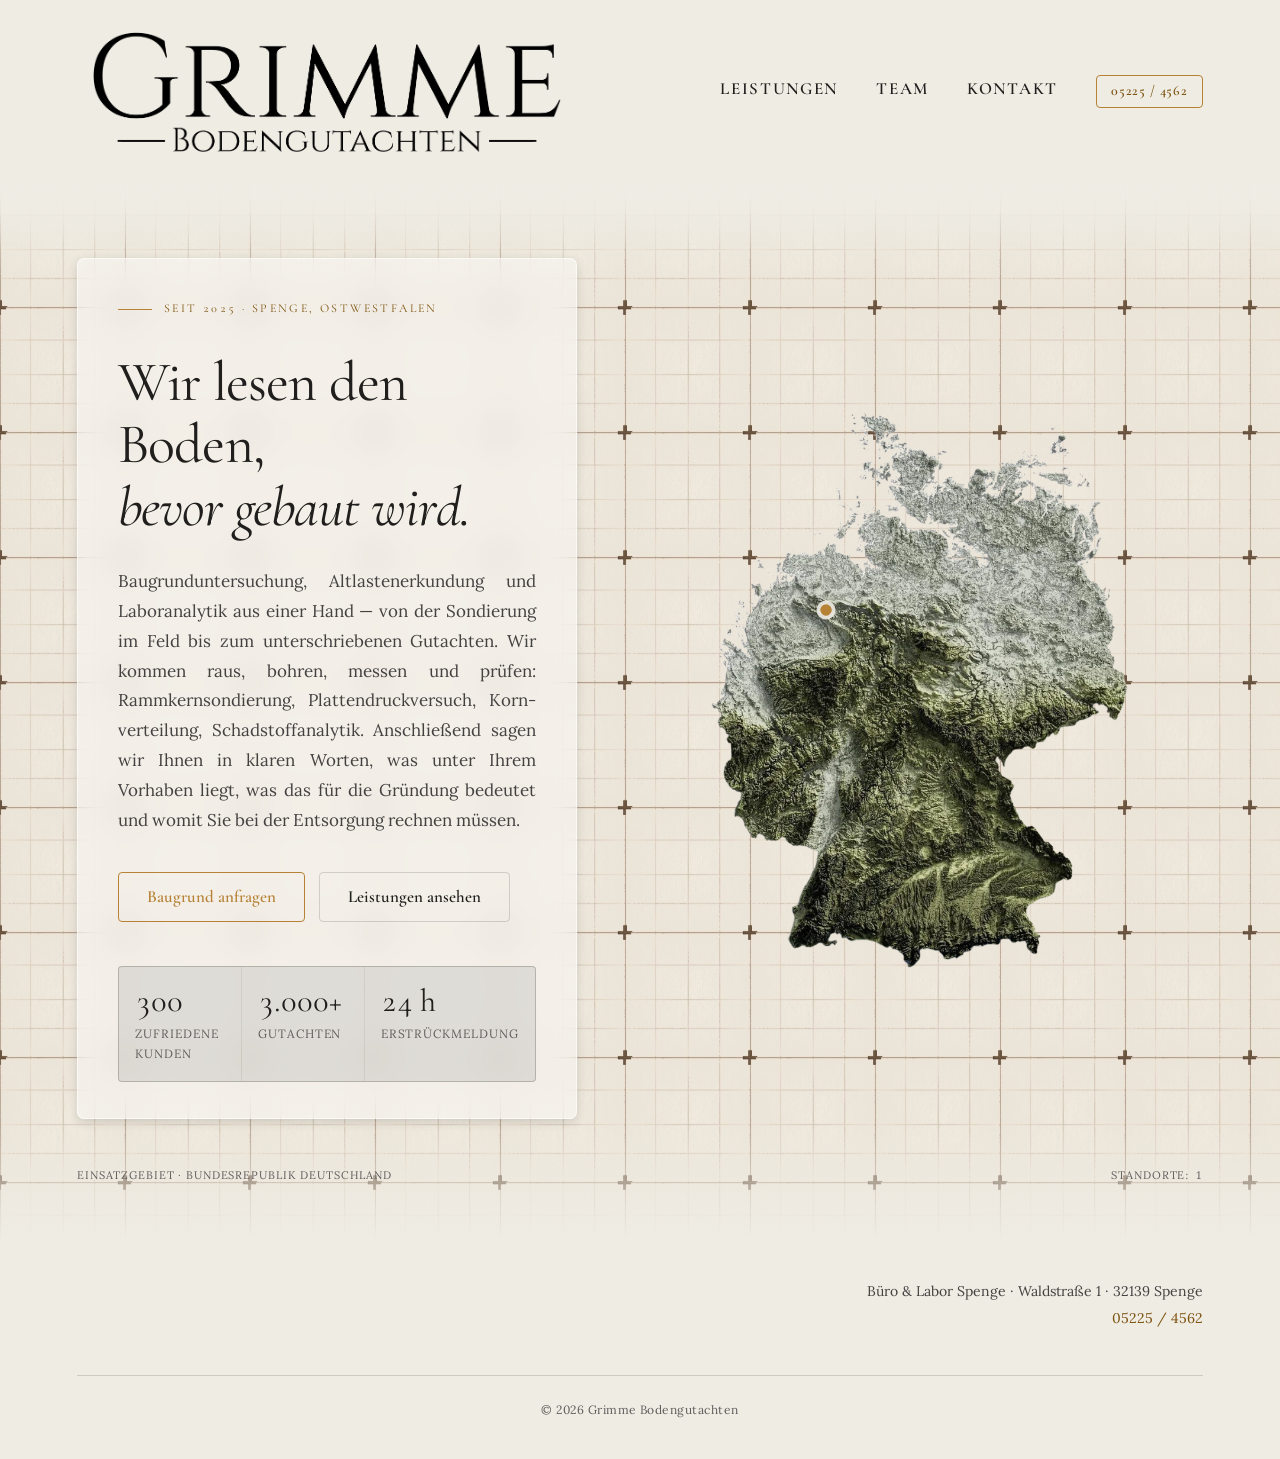
<file: index.html>
<!DOCTYPE html>
<html lang="de">
<head>
  <meta charset="UTF-8">
  <meta name="viewport" content="width=device-width, initial-scale=1.0">
  <title>Grimme Bodengutachten – Baugrunduntersuchung &amp; Altlastenerkundung in Spenge</title>
  <meta name="description" content="Baugrunduntersuchung, Altlastenerkundung und Laboranalytik aus einer Hand – seit 2025 in Spenge, Ostwestfalen. Rammkernsondierung, Plattendruckversuch, Kornverteilung, Schadstoffanalytik.">

  <link rel="icon" type="image/svg+xml" href="favicon.svg">

  <!-- Google Fonts: Cormorant Garamond (Überschriften) & Lora (Fließtext) -->
  <link rel="preconnect" href="https://fonts.googleapis.com">
  <link rel="preconnect" href="https://fonts.gstatic.com" crossorigin>
  <link href="https://fonts.googleapis.com/css2?family=Cormorant+Garamond:ital,wght@0,400;0,500;0,600;1,400&family=Lora:wght@400;500&display=swap" rel="stylesheet">

  <link rel="stylesheet" href="css/style.css">
</head>
<body>

  <header class="site-header">
    <div class="container header-inner">
      <a href="#" class="logo-link" aria-label="Grimme Bodengutachten – Startseite">
        <img src="Media/logo.png" alt="Grimme Bodengutachten" class="logo-img" width="215" height="63">
      </a>

      <button class="nav-toggle" type="button" aria-label="Menü öffnen" aria-expanded="false" aria-controls="primary-nav">
        <span></span><span></span><span></span>
      </button>

      <nav class="primary-nav" id="primary-nav">
        <a href="#leistungen" class="nav-link">Leistungen</a>
        <a href="#team" class="nav-link">Team</a>
        <a href="#kontakt" class="nav-link">Kontakt</a>
        <a href="tel:052254562" class="btn btn-phone">05225 / 4562</a>
      </nav>
    </div>
  </header>

  <main>
    <section class="hero" id="hero">
      <div class="container hero-grid">

        <div class="hero-content">
          <p class="eyebrow gr-rise" style="animation-delay:80ms">
            <span class="eyebrow-rule" aria-hidden="true"></span>
            Seit 2025 · Spenge, Ostwestfalen
          </p>

          <h1 class="gr-rise" style="animation-delay:140ms">
            Wir lesen den Boden,<br><em>bevor gebaut wird.</em>
          </h1>

          <p class="hero-text gr-rise" style="animation-delay:200ms">
            Baugrunduntersuchung, Altlastenerkundung und Laboranalytik aus einer Hand — von der
            Sondierung im Feld bis zum unterschriebenen Gutachten. Wir kommen raus, bohren, messen
            und prüfen: Rammkernsondierung, Plattendruckversuch, Korn­verteilung, Schadstoffanalytik.
            Anschließend sagen wir Ihnen in klaren Worten, was unter Ihrem Vorhaben liegt, was das
            für die Gründung bedeutet und womit Sie bei der Entsorgung rechnen müssen.
          </p>

          <div class="hero-actions">
            <a href="#kontakt" class="btn btn-primary">Baugrund anfragen</a>
            <a href="#leistungen" class="btn btn-secondary">Leistungen ansehen</a>
          </div>

          <div class="stat-grid gr-rise" style="animation-delay:260ms">
            <div class="stat">
              <div class="stat-value">300</div>
              <div class="stat-label">Zufriedene Kunden</div>
            </div>
            <div class="stat">
              <div class="stat-value">3.000+</div>
              <div class="stat-label">Gutachten</div>
            </div>
            <div class="stat">
              <div class="stat-value">24&nbsp;h</div>
              <div class="stat-label">Erstrückmeldung</div>
            </div>
          </div>
        </div>

        <div class="hero-map gr-fade" style="animation-delay:220ms">
          <img src="Media/deutschlandkarte.webp" alt="Topografische Karte Deutschlands – Einsatzgebiet von Grimme Bodengutachten" class="map-image">

          <div class="map-pin-wrap">
            <button type="button" class="map-pin" aria-describedby="pin-tooltip" aria-label="Standort Spenge anzeigen">
              <span class="pin-dot" aria-hidden="true"></span>
              <span class="pin-halo" aria-hidden="true"></span>
            </button>
            <div class="map-tooltip" id="pin-tooltip" role="tooltip">
              <div class="tooltip-label">Büro &amp; Labor</div>
              <div class="tooltip-city">Spenge</div>
              <div class="tooltip-address">Waldstraße 1 · 32139, Spenge</div>
            </div>
          </div>
        </div>
      </div>

      <div class="container hero-meta">
        <span>Einsatzgebiet · Bundesrepublik Deutschland</span>
        <span>Standorte: 1</span>
      </div>
    </section>

    <!--
      Hinweis: Die Abschnitte "Leistungen", "Team" und "Kontakt" sind als
      Navigationsziele bereits verlinkt, aber inhaltlich noch nicht ausgebaut
      (im Originalentwurf gab es nur die Startansicht oben). Hier folgen die
      nächsten Sektionen, sobald Inhalte dafür vorliegen.
    -->
  </main>

  <footer class="site-footer">
    <div class="container footer-inner">
      <div class="footer-brand">
        <img src="Media/logo.png" alt="Grimme Bodengutachten" class="footer-logo">
      </div>
      <div class="footer-contact">
        <p>Büro &amp; Labor Spenge · Waldstraße 1 · 32139 Spenge</p>
        <p><a href="tel:052254562">05225 / 4562</a></p>
      </div>
      <p class="footer-copy">&copy; <span id="year">2026</span> Grimme Bodengutachten</p>
    </div>
  </footer>

  <script src="js/main.js"></script>
</body>
</html>
</file>
<file: css/style.css>
/* ==========================================================================
   Grimme Bodengutachten — Stylesheet
   Design-Tokens übernommen aus dem ursprünglichen Entwurf (grimme-landing.html)
   ========================================================================== */

:root {
  /* Farben */
  --color-text: #201f1d;
  --color-accent: #b68235;
  --color-accent-700: #7d5411;
  --color-accent-800: #5a3b0a;
  --color-divider: rgba(32, 31, 29, 0.16);
  --color-surface: #eae9e9;
  --color-canvas: #efece4;
  --color-neutral-700: #605d5d;
  --color-neutral-800: #444141;

  /* Typografie */
  --font-heading: "Cormorant Garamond", Georgia, serif;
  --font-heading-weight: 600;
  --font-body: "Lora", Georgia, serif;

  /* Abstände */
  --space-1: 4px;
  --space-2: 9px;
  --space-3: 14px;
  --space-4: 18px;
  --space-6: 28px;
  --space-8: 37px;

  /* Radien & Schatten */
  --radius-sm: 2px;
  --radius-md: 4px;
  --radius-lg: 7px;
  --shadow-md: 0 3px 10px rgba(45, 43, 43, 0.16);
  --shadow-lg: 0 12px 32px rgba(45, 43, 43, 0.22);

  --container-width: 1190px;
  --text-block-width: 500px;
}

/* ---------------------------------- Reset -------------------------------- */
*, *::before, *::after { box-sizing: border-box; }
html { -webkit-text-size-adjust: 100%; }
body {
  margin: 0;
  background: var(--color-canvas);
  color: var(--color-text);
  font-family: var(--font-body);
  font-size: 16px;
  line-height: 1.6;
}
img { max-width: 100%; display: block; }
h1, h2, h3, h4 {
  font-family: var(--font-heading);
  font-weight: var(--font-heading-weight);
  line-height: 1.12;
  letter-spacing: -0.015em;
  margin: 0 0 var(--space-2);
}
p { margin: 0 0 var(--space-3); }
a { color: var(--color-accent-700); text-decoration: none; }
a:hover { color: var(--color-accent-800); }
:focus-visible { outline: 2px solid var(--color-accent); outline-offset: 2px; }
::selection { background: rgba(182, 130, 53, 0.3); }

.container {
  width: 100%;
  max-width: var(--container-width);
  margin: 0 auto;
  padding: 0 32px;
}

@media (prefers-reduced-motion: reduce) {
  *, *::before, *::after {
    animation-duration: 1ms !important;
    animation-delay: 0ms !important;
    transition-duration: 1ms !important;
  }
}

/* ---------------------------------- Buttons ------------------------------ */
.btn {
  display: inline-flex;
  align-items: center;
  justify-content: center;
  gap: 6px;
  cursor: pointer;
  text-decoration: none;
  font-family: var(--font-heading);
  font-weight: var(--font-heading-weight);
  font-size: 17px;
  line-height: 1.2;
  color: var(--color-text);
  background: transparent;
  border: 1px solid transparent;
  padding: var(--space-3) var(--space-6);
  border-radius: var(--radius-md);
  transition: background-color 160ms cubic-bezier(0.23, 1, 0.32, 1),
              transform 160ms cubic-bezier(0.23, 1, 0.32, 1);
}
.btn:active { transform: scale(0.97); }

.btn-primary { color: var(--color-accent); border-color: var(--color-accent); }
.btn-primary:hover { background: rgba(182, 130, 53, 0.12); color: var(--color-accent); }

.btn-secondary { border-color: var(--color-divider); }
.btn-secondary:hover { background: rgba(32, 31, 29, 0.07); }

.btn-phone {
  font-size: 14px;
  letter-spacing: 0.06em;
  color: var(--color-accent-700);
  border: 1px solid var(--color-accent);
  border-radius: var(--radius-md);
  padding: 7px 14px;
  white-space: nowrap;
}
.btn-phone:hover { background: rgba(182, 130, 53, 0.12); }

/* ---------------------------------- Header ------------------------------- */
.site-header {
  position: sticky;
  top: 0;
  z-index: 20;
  background: var(--color-canvas);
}
.site-header::after {
  content: "";
  position: absolute;
  top: 100%;
  left: 0;
  right: 0;
  height: 64px;
  background: linear-gradient(to bottom, rgba(239, 236, 228, 1) 0%, rgba(239, 236, 228, 0) 100%);
  pointer-events: none;
}
.header-inner {
  display: flex;
  align-items: center;
  justify-content: space-between;
  gap: var(--space-4);
  padding-top: 18px;
  padding-bottom: 18px;
  transition: padding 260ms cubic-bezier(0.23, 1, 0.32, 1);
}
.logo-link { display: block; flex-shrink: 1; min-width: 0; }
.logo-img {
  /* min() statt separatem max-width: die Transition muss das tatsächlich
     sichtbare Breiten-Ziel kennen. Mit einem ungekappten Ziel (500px) rast
     die Easing-Kurve beim Scrollen nach oben weit über den sichtbaren
     Bereich hinaus und wirkt dadurch abgehackt statt smooth. */
  width: min(var(--text-block-width), 100%);
  height: auto;
  mix-blend-mode: multiply;
  transition: width 250ms cubic-bezier(0.23, 1, 0.32, 1);
}

/* Kompakter Zustand beim Scrollen: der Header bleibt sticky oben, nimmt
   dann aber deutlich weniger von der Bildschirmhöhe ein. */
.site-header.is-scrolled .header-inner {
  padding-top: 10px;
  padding-bottom: 10px;
}
.site-header.is-scrolled .logo-img {
  width: 210px;
}

.primary-nav {
  display: flex;
  align-items: center;
  gap: 38px;
  flex-shrink: 0; /* nie umbrechen/quetschen – stattdessen schrumpft das Logo */
}
.nav-link {
  color: var(--color-text);
  font-family: var(--font-heading);
  font-weight: 600;
  font-size: 17px;
  letter-spacing: 0.1em;
  text-transform: uppercase;
  padding-bottom: 4px;
  border-bottom: 1px solid transparent;
  white-space: nowrap;
  transition: border-color 160ms ease, color 160ms ease;
}
.nav-link:hover {
  color: var(--color-accent-700);
  border-bottom-color: var(--color-accent);
}

.nav-toggle {
  display: none;
  flex-direction: column;
  justify-content: center;
  gap: 5px;
  width: 40px;
  height: 40px;
  padding: 0;
  border: 1px solid var(--color-divider);
  border-radius: var(--radius-md);
  background: transparent;
  cursor: pointer;
}
.nav-toggle span {
  display: block;
  width: 20px;
  height: 1px;
  margin: 0 auto;
  background: var(--color-text);
  transition: transform 160ms ease, opacity 160ms ease;
}
.nav-toggle[aria-expanded="true"] span:nth-child(1) { transform: translateY(6px) rotate(45deg); }
.nav-toggle[aria-expanded="true"] span:nth-child(2) { opacity: 0; }
.nav-toggle[aria-expanded="true"] span:nth-child(3) { transform: translateY(-6px) rotate(-45deg); }

/* ---------------------------------- Hero --------------------------------- */
.hero {
  position: relative;
  padding-top: 76px;
  padding-bottom: 56px;
  background-image:
    linear-gradient(
      to bottom,
      var(--color-canvas) 0%,
      transparent 96px,
      transparent calc(100% - 120px),
      var(--color-canvas) 100%
    ),
    url("../Media/paper-texture.png");
  background-repeat: no-repeat, repeat;
  background-size: 100% 100%, 125px auto;
  overflow: hidden;
}
.hero-grid {
  display: grid;
  grid-template-columns: minmax(0, var(--text-block-width)) 1fr;
  gap: 64px;
  align-items: start;
}

/* Milchglas-Panel hinter dem Text: hebt die Textspalte vom karierten
   Hintergrund ab und verbessert die Lesbarkeit, ohne die Textur zu verdecken. */
.hero-content {
  background: rgba(255, 255, 255, 0.42);
  backdrop-filter: blur(16px);
  -webkit-backdrop-filter: blur(16px);
  border: 1px solid rgba(255, 255, 255, 0.6);
  border-radius: var(--radius-lg);
  padding: 40px 40px 36px;
  box-shadow: var(--shadow-md);
}

.eyebrow {
  display: flex;
  align-items: center;
  gap: 12px;
  margin-bottom: 32px;
  font-family: var(--font-heading);
  font-size: 12px;
  letter-spacing: 0.2em;
  text-transform: uppercase;
  color: var(--color-accent-700);
  font-feature-settings: "tnum";
}
.eyebrow-rule { width: 34px; height: 1px; background: var(--color-accent); }

.hero-content h1 {
  font-weight: 400;
  font-size: 56px;
  margin-bottom: 28px;
}
.hero-content h1 em { font-weight: 400; font-style: italic; }

.hero-text {
  max-width: var(--text-block-width);
  text-align: justify;
  hyphens: auto;
  font-size: 17px;
  line-height: 1.76;
  color: var(--color-neutral-800);
  margin-bottom: 36px;
}

.hero-actions {
  display: flex;
  flex-wrap: wrap;
  gap: var(--space-3);
  margin-bottom: 44px;
}

.stat-grid {
  display: grid;
  grid-template-columns: repeat(3, 1fr);
  max-width: var(--text-block-width);
  gap: 1px;
  background: var(--color-divider);
  border: 1px solid var(--color-divider);
  border-radius: var(--radius-md);
  overflow: hidden;
}
.stat { background: rgba(255, 255, 255, 0.28); padding: 18px 16px; }
.stat-value {
  font-family: var(--font-heading);
  font-size: 32px;
  line-height: 1;
  font-weight: 400;
  font-feature-settings: "tnum";
}
.stat-label {
  font-size: 12px;
  letter-spacing: 0.08em;
  text-transform: uppercase;
  color: var(--color-neutral-700);
  margin-top: 7px;
}

/* Karten-Visual */
.hero-map {
  position: relative;
  align-self: center;
}
.map-image { width: 100%; height: auto; }

.map-pin-wrap {
  position: absolute;
  left: 29%;
  top: 34%;
}
.map-pin {
  position: relative;
  width: 44px;
  height: 44px;
  margin: 0;
  padding: 0;
  border: 0;
  background: transparent;
  cursor: pointer;
  border-radius: 50%;
}
.pin-dot {
  position: absolute;
  left: 50%;
  top: 50%;
  width: 11px;
  height: 11px;
  border-radius: 50%;
  background: var(--color-accent);
  box-shadow: 0 0 0 4px rgba(239, 236, 228, 0.9);
  transform: translate(-50%, -50%);
  transition: transform 160ms cubic-bezier(0.23, 1, 0.32, 1);
  animation: gr-pin-pulse 2.2s ease-in-out infinite;
}
/* Deutlicheres Press-Feedback als reines :hover, das auf Touch-Geräten
   ohnehin nicht greift – Bewegung pausiert für den Moment des Antippens. */
.map-pin:hover .pin-dot,
.map-pin:focus-visible .pin-dot {
  animation-play-state: paused;
  transform: translate(-50%, -50%) scale(1.25);
}
.map-pin:active .pin-dot {
  animation-play-state: paused;
  transform: translate(-50%, -50%) scale(0.85);
}
.pin-halo {
  position: absolute;
  left: 50%;
  top: 50%;
  width: 11px;
  height: 11px;
  border-radius: 50%;
  border: 1px solid var(--color-accent);
  transform: translate(-50%, -50%);
  animation: gr-halo 2.6s cubic-bezier(0.23, 1, 0.32, 1) 1.4s infinite;
  pointer-events: none;
}

.map-tooltip {
  position: absolute;
  left: 36px;
  bottom: 32px;
  width: 230px;
  pointer-events: none;
  transform-origin: 0 100%;
  transition: opacity 180ms cubic-bezier(0.23, 1, 0.32, 1),
              transform 180ms cubic-bezier(0.23, 1, 0.32, 1);
  opacity: 0;
  transform: scale(0.96);
}
.map-pin-wrap:hover .map-tooltip,
.map-pin:focus-visible ~ .map-tooltip,
.map-pin-wrap.is-open .map-tooltip {
  opacity: 1;
  transform: scale(1);
}
.map-tooltip > div:first-child { margin-top: 0; }
.map-tooltip {
  /* Gleiche Milchglas-Optik wie das .hero-content-Panel: runde Kanten,
     halbtransparentes Weiß + Blur statt einer flachen Fläche. */
  background: rgba(255, 255, 255, 0.55);
  backdrop-filter: blur(16px);
  -webkit-backdrop-filter: blur(16px);
  border: 1px solid rgba(255, 255, 255, 0.6);
  border-radius: var(--radius-lg);
  box-shadow: var(--shadow-md);
  padding: 13px 16px 14px;
}
.tooltip-label {
  font-size: 11px;
  letter-spacing: 0.18em;
  text-transform: uppercase;
  color: var(--color-accent-700);
  margin-bottom: 5px;
}
.tooltip-city { font-family: var(--font-heading); font-size: 22px; line-height: 1.1; }
.tooltip-address {
  margin-top: 9px;
  padding-top: 9px;
  border-top: 1px solid var(--color-divider);
  font-size: 13px;
  color: var(--color-neutral-700);
  font-feature-settings: "tnum";
}

.hero-meta {
  display: flex;
  justify-content: space-between;
  margin-top: 48px;
  font-size: 11px;
  letter-spacing: 0.08em;
  text-transform: uppercase;
  color: var(--color-neutral-700);
}
.hero-meta span:last-child { font-feature-settings: "tnum"; }

/* Eintritts-Animationen */
.gr-rise, .gr-fade { animation-fill-mode: both; animation-duration: 620ms; animation-timing-function: cubic-bezier(0.23, 1, 0.32, 1); }
.gr-rise { animation-name: gr-rise; }
.gr-fade { animation-name: gr-fade; animation-duration: 700ms; }

@keyframes gr-rise { from { opacity: 0; transform: translateY(14px); } to { opacity: 1; transform: translateY(0); } }
@keyframes gr-fade { from { opacity: 0; } to { opacity: 1; } }
@keyframes gr-halo {
  0% { transform: translate(-50%, -50%) scale(0.7); opacity: 0.55; }
  70%, 100% { transform: translate(-50%, -50%) scale(2.6); opacity: 0; }
}
@keyframes gr-pin-pulse {
  0%, 100% { transform: translate(-50%, -50%) scale(1); }
  50% { transform: translate(-50%, -50%) scale(1.22); }
}

/* ---------------------------------- Footer ------------------------------- */
.site-footer {
  padding: 40px 0;
}
.footer-inner {
  display: flex;
  flex-wrap: wrap;
  align-items: center;
  justify-content: space-between;
  gap: var(--space-4);
}
.footer-logo { width: 120px; height: auto; mix-blend-mode: multiply; opacity: 0.85; }
.footer-contact { font-size: 14px; color: var(--color-neutral-800); text-align: right; }
.footer-contact p { margin: 0 0 4px; }
.footer-copy {
  width: 100%;
  margin: 24px 0 0;
  padding-top: 24px;
  border-top: 1px solid var(--color-divider);
  font-size: 12px;
  letter-spacing: 0.04em;
  color: var(--color-neutral-700);
  text-align: center;
}

/* ---------------------------------- Responsive --------------------------- */
@media (max-width: 1024px) {
  .hero-grid { grid-template-columns: minmax(0, 460px) 1fr; gap: 40px; }
  .hero-content h1 { font-size: 46px; }
}

/* In diesem schmalen Zwischenbereich ist die Kartenspalte proportional
   breit genug, dass der Pin weit rechts landet und das Standort-Feld
   (230px, siehe .map-tooltip) sonst über den Rand hinausragt. */
@media (min-width: 861px) and (max-width: 920px) {
  .map-tooltip { left: 16px; width: 150px; }
}

@media (max-width: 860px) {
  /* Ganz oben (ungescrollt) ist der Menü-Button noch unsichtbar, damit
     das Logo mittig steht. Sobald der Header in den kompakten
     is-scrolled-Zustand wechselt, taucht der Button rechts auf und das
     Logo rückt dafür nach links – siehe js/main.js applyScrolledState(). */
  .nav-toggle { display: none; }
  .header-inner { justify-content: center; }

  .site-header.is-scrolled .nav-toggle { display: flex; }
  .site-header.is-scrolled .header-inner { justify-content: space-between; }

  .primary-nav {
    position: absolute;
    top: 100%;
    left: 0;
    right: 0;
    z-index: 2; /* über dem .site-header::after-Verlauf, sonst wäscht
                   dieser den obersten Menüpunkt aus */
    display: none;
    flex-direction: column;
    align-items: flex-start;
    gap: var(--space-4);
    /* Kein harter Rand: der Hintergrund selbst blendet unten in
       transparent aus, damit die Panel-Kante in die Karo-Textur
       darunter ausläuft statt abrupt zu enden. */
    background-image: linear-gradient(
      to bottom,
      var(--color-canvas) 0%,
      var(--color-canvas) calc(100% - 56px),
      transparent 100%
    );
    padding: var(--space-4) 32px 80px;
  }
  .primary-nav.is-open { display: flex; }
  .header-inner { position: relative; }

  .hero-grid { grid-template-columns: 1fr; }
  .hero-map { order: -1; max-width: 420px; margin: 0 auto 8px; }
  .hero-content h1 { font-size: 40px; }
  .hero-text { text-align: left; }
}

@media (max-width: 560px) {
  .container { padding: 0 20px; }
  .hero { padding-top: 40px; }
  .hero-content h1 { font-size: 34px; }
  .stat-grid { grid-template-columns: 1fr; }
  .hero-actions { flex-direction: column; align-items: stretch; }
  .hero-actions .btn { text-align: center; }
  .footer-contact { text-align: left; }
  .footer-inner { justify-content: flex-start; }

  /* Das Standort-Feld ist absolut zum Pin positioniert – auf schmalen
     Screens reicht sein fester Wert (230px) bis dicht an den
     Webseitenrand. Schmaler machen und über max-width zusätzlich an
     die Viewport-Breite koppeln, damit auch auf sehr kleinen Handys
     ein Abstand zum Rand bleibt. */
  .map-tooltip { left: 16px; width: 150px; max-width: calc(100vw - 48px); }
}
</file>
